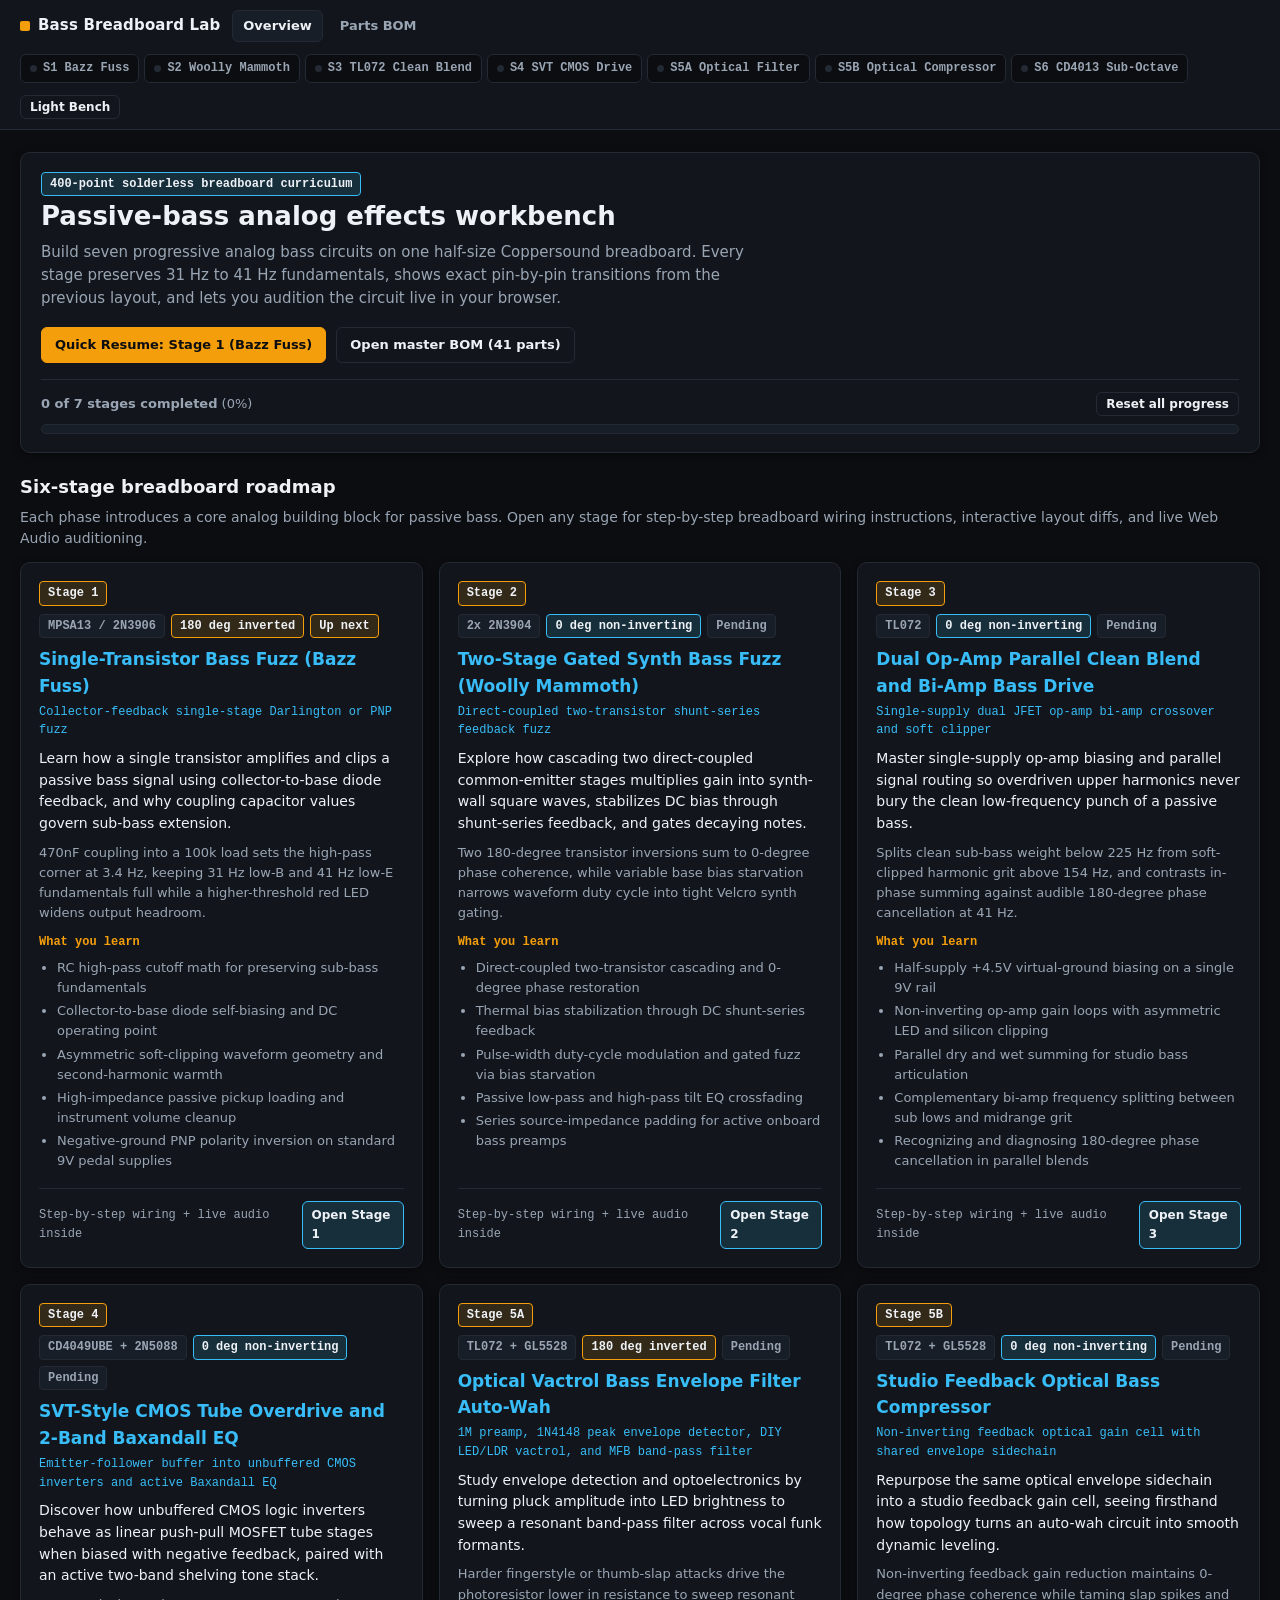
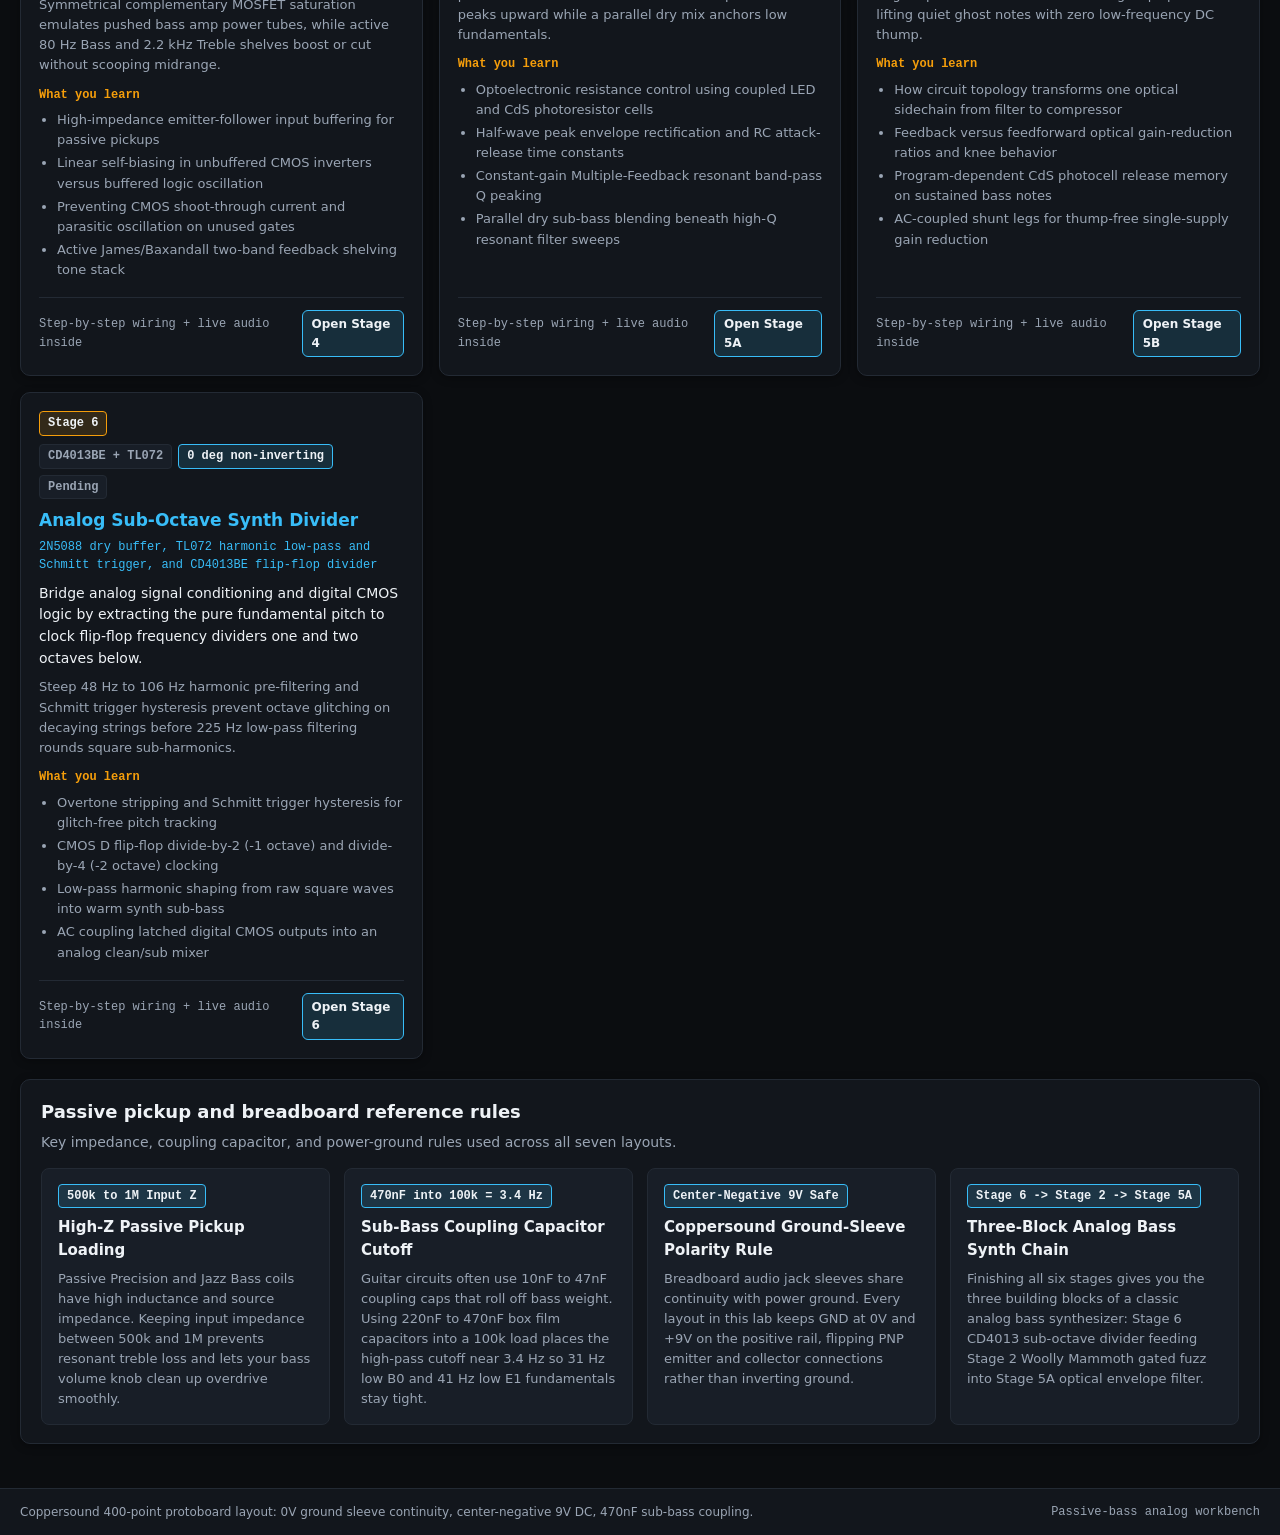
<file: site/index.html>
<!doctype html>
<html lang="en" data-theme="dark">
<head>
  <meta charset="utf-8">
  <meta name="viewport" content="width=device-width, initial-scale=1">
  <title>Bass Breadboard Lab</title>
  <meta name="description" content="Interactive 400-point passive-bass analog pedal breadboard curriculum with pin-by-pin netlist diffs and Web Audio circuit audition.">
  <link rel="stylesheet" href="./css/workbench.css">
</head>
<body>
  <div id="app-root"></div>
  <script type="module" src="./js/app.js"></script>
</body>
</html>
</file>
<file: site/css/workbench.css>
html[data-theme="dark"] {
  --bg-canvas: #0b0d10;
  --bg-surface: #12161c;
  --bg-elevated: #181e27;
  --border-hairline: #232a34;
  --text-primary: #eef2f6;
  --text-secondary: #9aa5b4;
  --accent-amber: #f59e0b;
  --accent-cyan: #38bdf8;
  --accent-green: #22c55e;
  --accent-danger: #ef4444;
  --bg-subtle-amber: rgba(245, 158, 11, 0.14);
  --bg-subtle-cyan: rgba(56, 189, 248, 0.14);
  --bg-subtle-green: rgba(34, 197, 94, 0.14);
  --bg-subtle-danger: rgba(239, 68, 68, 0.14);
  --shadow-panel: 0 2px 8px rgba(0, 0, 0, 0.34);
  --font-sans: system-ui, -apple-system, BlinkMacSystemFont, "Segoe UI", Roboto, sans-serif;
  --font-mono: ui-monospace, SFMono-Regular, Menlo, Monaco, Consolas, "Liberation Mono", monospace;
  color-scheme: dark;
}

html[data-theme="light"] {
  --bg-canvas: #f6f8fa;
  --bg-surface: #ffffff;
  --bg-elevated: #eef2f6;
  --border-hairline: #d0d7de;
  --text-primary: #0f172a;
  --text-secondary: #475569;
  --accent-amber: #d97706;
  --accent-cyan: #0284c7;
  --accent-green: #16a34a;
  --accent-danger: #dc2626;
  --bg-subtle-amber: rgba(217, 119, 6, 0.12);
  --bg-subtle-cyan: rgba(2, 132, 199, 0.11);
  --bg-subtle-green: rgba(22, 163, 74, 0.12);
  --bg-subtle-danger: rgba(220, 38, 38, 0.11);
  --shadow-panel: 0 1px 4px rgba(15, 23, 42, 0.06);
  --font-sans: system-ui, -apple-system, BlinkMacSystemFont, "Segoe UI", Roboto, sans-serif;
  --font-mono: ui-monospace, SFMono-Regular, Menlo, Monaco, Consolas, "Liberation Mono", monospace;
  color-scheme: light;
}

*,
*::before,
*::after {
  box-sizing: border-box;
}

html,
body {
  margin: 0;
  padding: 0;
  background-color: var(--bg-canvas);
  color: var(--text-primary);
  font-family: var(--font-sans);
  font-size: 15px;
  line-height: 1.55;
  -webkit-font-smoothing: antialiased;
}

a {
  color: var(--accent-cyan);
  text-decoration: none;
}

a:hover {
  text-decoration: underline;
}

button,
input,
select,
textarea {
  font-family: inherit;
  font-size: 14px;
  color: inherit;
}

:focus-visible {
  outline: 2px solid var(--accent-cyan);
  outline-offset: 2px;
}

[hidden] {
  display: none !important;
}

.mono {
  font-family: var(--font-mono);
}

/* Workbench shell and persistent top bar */

.workbench-shell {
  min-height: 100vh;
  display: flex;
  flex-direction: column;
}

.workbench-header {
  position: sticky;
  top: 0;
  z-index: 30;
  background-color: var(--bg-surface);
  border-bottom: 1px solid var(--border-hairline);
}

.header-inner {
  max-width: 1440px;
  margin: 0 auto;
  padding: 10px 20px;
  display: flex;
  flex-wrap: wrap;
  align-items: center;
  justify-content: space-between;
  gap: 12px;
}

.header-left {
  display: flex;
  flex-wrap: wrap;
  align-items: center;
  gap: 12px;
}

.brand-link {
  display: inline-flex;
  align-items: center;
  gap: 8px;
  font-weight: 700;
  font-size: 15px;
  color: var(--text-primary);
  letter-spacing: 0.01em;
}

.brand-link:hover {
  text-decoration: none;
  color: var(--accent-amber);
}

.brand-mark {
  display: inline-block;
  width: 10px;
  height: 10px;
  border-radius: 2px;
  background-color: var(--accent-amber);
}

.nav-group {
  display: inline-flex;
  align-items: center;
  gap: 6px;
}

.nav-link {
  display: inline-flex;
  align-items: center;
  padding: 5px 10px;
  border-radius: 6px;
  border: 1px solid transparent;
  color: var(--text-secondary);
  font-size: 13px;
  font-weight: 600;
}

.nav-link:hover {
  text-decoration: none;
  color: var(--text-primary);
  background-color: var(--bg-elevated);
}

.nav-link.is-active {
  color: var(--text-primary);
  background-color: var(--bg-elevated);
  border-color: var(--border-hairline);
}

.stage-pills {
  display: flex;
  flex-wrap: wrap;
  align-items: center;
  gap: 5px;
}

.stage-pill {
  display: inline-flex;
  align-items: center;
  gap: 6px;
  padding: 4px 9px;
  border-radius: 6px;
  border: 1px solid var(--border-hairline);
  background-color: var(--bg-canvas);
  color: var(--text-secondary);
  font-family: var(--font-mono);
  font-size: 12px;
  font-weight: 600;
}

.stage-pill:hover {
  text-decoration: none;
  color: var(--text-primary);
  border-color: var(--accent-cyan);
}

.stage-pill.is-active {
  background-color: var(--bg-subtle-amber);
  border-color: var(--accent-amber);
  color: var(--text-primary);
}

.status-dot {
  width: 7px;
  height: 7px;
  border-radius: 50%;
  background-color: var(--border-hairline);
  flex-shrink: 0;
}

.status-dot.is-complete {
  background-color: var(--accent-green);
}

.header-actions {
  display: inline-flex;
  align-items: center;
  gap: 8px;
}

.workbench-main {
  flex: 1;
  width: 100%;
  max-width: 1440px;
  margin: 0 auto;
  padding: 22px 20px 44px;
}

.workbench-footer {
  border-top: 1px solid var(--border-hairline);
  background-color: var(--bg-surface);
  padding: 14px 20px;
  color: var(--text-secondary);
  font-size: 12px;
}

.footer-inner {
  max-width: 1440px;
  margin: 0 auto;
  display: flex;
  flex-wrap: wrap;
  justify-content: space-between;
  gap: 10px;
}

/* Buttons and badges */

.btn {
  display: inline-flex;
  align-items: center;
  justify-content: center;
  gap: 6px;
  padding: 7px 13px;
  border-radius: 6px;
  border: 1px solid var(--border-hairline);
  background-color: var(--bg-elevated);
  color: var(--text-primary);
  font-size: 13px;
  font-weight: 600;
  cursor: pointer;
  text-decoration: none;
  transition: background-color 120ms ease, border-color 120ms ease;
}

.btn:hover:not(:disabled) {
  text-decoration: none;
  border-color: var(--text-secondary);
}

.btn:disabled {
  opacity: 0.5;
  cursor: not-allowed;
}

.btn-primary {
  background-color: var(--accent-amber);
  border-color: var(--accent-amber);
  color: #0b0d10;
}

.btn-primary:hover:not(:disabled) {
  border-color: var(--text-primary);
}

.btn-cyan {
  background-color: var(--bg-subtle-cyan);
  border-color: var(--accent-cyan);
  color: var(--text-primary);
}

.btn-green {
  background-color: var(--bg-subtle-green);
  border-color: var(--accent-green);
  color: var(--text-primary);
}

.btn-danger,
.btn-stop-audio {
  background-color: var(--bg-subtle-danger);
  border-color: var(--accent-danger);
  color: var(--text-primary);
}

.btn-ghost {
  background-color: transparent;
}

.btn-toggle.is-active {
  background-color: var(--bg-subtle-amber);
  border-color: var(--accent-amber);
  color: var(--text-primary);
}

.btn-sm {
  padding: 4px 9px;
  font-size: 12px;
}

.badge {
  display: inline-flex;
  align-items: center;
  padding: 2px 8px;
  border-radius: 4px;
  border: 1px solid var(--border-hairline);
  background-color: var(--bg-elevated);
  color: var(--text-secondary);
  font-family: var(--font-mono);
  font-size: 12px;
  font-weight: 600;
  white-space: nowrap;
}

.badge-amber {
  background-color: var(--bg-subtle-amber);
  border-color: var(--accent-amber);
  color: var(--text-primary);
}

.badge-cyan {
  background-color: var(--bg-subtle-cyan);
  border-color: var(--accent-cyan);
  color: var(--text-primary);
}

.badge-green {
  background-color: var(--bg-subtle-green);
  border-color: var(--accent-green);
  color: var(--text-primary);
}

.badge-danger {
  background-color: var(--bg-subtle-danger);
  border-color: var(--accent-danger);
  color: var(--text-primary);
}

/* Panels and headings */

.panel {
  background-color: var(--bg-surface);
  border: 1px solid var(--border-hairline);
  border-radius: 10px;
  padding: 18px 20px;
  box-shadow: var(--shadow-panel);
}

.view-stack {
  display: flex;
  flex-direction: column;
  gap: 20px;
}

.section-heading {
  margin: 0 0 6px;
  font-size: 18px;
  font-weight: 700;
  color: var(--text-primary);
}

.section-subtext {
  margin: 0;
  color: var(--text-secondary);
  font-size: 14px;
}

/* Home view */

.hero-panel {
  display: flex;
  flex-direction: column;
  gap: 16px;
}

.hero-top {
  display: flex;
  flex-wrap: wrap;
  justify-content: space-between;
  align-items: flex-start;
  gap: 16px;
}

.hero-title {
  margin: 4px 0 8px;
  font-size: 26px;
  line-height: 1.25;
  font-weight: 700;
}

.hero-lead {
  margin: 0;
  max-width: 78ch;
  color: var(--text-secondary);
  font-size: 15px;
}

.hero-cta-group {
  display: flex;
  flex-wrap: wrap;
  align-items: center;
  gap: 10px;
}

.progress-row {
  display: flex;
  flex-direction: column;
  gap: 8px;
  padding-top: 12px;
  border-top: 1px solid var(--border-hairline);
}

.progress-meta {
  display: flex;
  flex-wrap: wrap;
  justify-content: space-between;
  align-items: center;
  gap: 10px;
  font-size: 13px;
  color: var(--text-secondary);
}

.progress-bar-track {
  width: 100%;
  height: 10px;
  border-radius: 5px;
  background-color: var(--bg-elevated);
  border: 1px solid var(--border-hairline);
  overflow: hidden;
}

.progress-bar-fill {
  height: 100%;
  background-color: var(--accent-green);
  transition: width 160ms ease;
}

.reset-inline {
  display: inline-flex;
  align-items: center;
  gap: 8px;
}

.roadmap-grid {
  display: grid;
  grid-template-columns: repeat(auto-fill, minmax(360px, 1fr));
  gap: 16px;
}

.stage-card {
  display: flex;
  flex-direction: column;
  justify-content: space-between;
  gap: 14px;
  background-color: var(--bg-surface);
  border: 1px solid var(--border-hairline);
  border-radius: 10px;
  padding: 18px;
  box-shadow: var(--shadow-panel);
}

.stage-card.is-complete {
  border-color: var(--accent-green);
}

.stage-card-header {
  display: flex;
  flex-wrap: wrap;
  justify-content: space-between;
  align-items: center;
  gap: 8px;
}

.stage-card-badges {
  display: flex;
  flex-wrap: wrap;
  gap: 6px;
}

.stage-card-title {
  margin: 8px 0 4px;
  font-size: 17px;
  font-weight: 700;
}

.stage-card-topology {
  margin: 0 0 8px;
  font-family: var(--font-mono);
  font-size: 12px;
  color: var(--accent-cyan);
}

.stage-card-summary {
  margin: 0 0 8px;
  font-size: 14px;
  color: var(--text-primary);
}

.stage-card-focus {
  margin: 0 0 10px;
  font-size: 13px;
  color: var(--text-secondary);
}

.stage-card-learn-heading {
  margin: 0 0 6px;
  font-family: var(--font-mono);
  font-size: 12px;
  font-weight: 700;
  color: var(--accent-amber);
}

.learning-list {
  margin: 0;
  padding-left: 18px;
  color: var(--text-secondary);
  font-size: 13px;
}

.learning-list li {
  margin-bottom: 3px;
}

.stage-card-footer {
  display: flex;
  justify-content: space-between;
  align-items: center;
  gap: 10px;
  padding-top: 12px;
  border-top: 1px solid var(--border-hairline);
}

.primer-grid {
  display: grid;
  grid-template-columns: repeat(auto-fit, minmax(280px, 1fr));
  gap: 14px;
  margin-top: 14px;
}

.primer-card {
  background-color: var(--bg-elevated);
  border: 1px solid var(--border-hairline);
  border-radius: 8px;
  padding: 14px 16px;
}

.primer-card h3 {
  margin: 8px 0 6px;
  font-size: 15px;
}

.primer-card p {
  margin: 0;
  font-size: 13px;
  color: var(--text-secondary);
}

/* BOM view */

.bom-header-top {
  display: flex;
  flex-wrap: wrap;
  justify-content: space-between;
  align-items: flex-start;
  gap: 14px;
}

.bom-export-bar {
  display: flex;
  flex-wrap: wrap;
  align-items: center;
  gap: 8px;
}

.copy-status-pill {
  font-size: 12px;
  font-family: var(--font-mono);
  padding: 4px 10px;
  border-radius: 4px;
  background-color: var(--bg-subtle-green);
  border: 1px solid var(--accent-green);
  color: var(--text-primary);
}

.bom-toolbar {
  display: flex;
  flex-wrap: wrap;
  align-items: center;
  gap: 14px;
  margin-top: 14px;
  padding-top: 14px;
  border-top: 1px solid var(--border-hairline);
}

.filter-field {
  display: inline-flex;
  align-items: center;
  gap: 8px;
  font-size: 13px;
  color: var(--text-secondary);
}

.filter-select {
  padding: 6px 10px;
  border-radius: 6px;
  border: 1px solid var(--border-hairline);
  background-color: var(--bg-elevated);
  color: var(--text-primary);
  font-size: 13px;
}

.checkbox-label {
  display: inline-flex;
  align-items: center;
  gap: 7px;
  font-size: 13px;
  cursor: pointer;
  color: var(--text-primary);
}

.category-summary-grid {
  display: grid;
  grid-template-columns: repeat(auto-fit, minmax(230px, 1fr));
  gap: 12px;
}

.category-card {
  background-color: var(--bg-surface);
  border: 1px solid var(--border-hairline);
  border-radius: 8px;
  padding: 12px 14px;
  display: flex;
  flex-direction: column;
  justify-content: space-between;
  gap: 10px;
}

.category-card-title {
  margin: 0;
  font-size: 14px;
  font-weight: 700;
}

.category-card-desc {
  margin: 4px 0 0;
  font-size: 12px;
  color: var(--text-secondary);
}

.category-card-actions {
  display: flex;
  justify-content: space-between;
  align-items: center;
  gap: 8px;
}

.bom-table-wrap {
  overflow-x: auto;
  background-color: var(--bg-surface);
  border: 1px solid var(--border-hairline);
  border-radius: 10px;
}

.bom-table {
  width: 100%;
  border-collapse: collapse;
  font-size: 13px;
}

.bom-table th,
.bom-table td {
  padding: 10px 12px;
  text-align: left;
  border-bottom: 1px solid var(--border-hairline);
  vertical-align: top;
}

.bom-table th {
  background-color: var(--bg-elevated);
  color: var(--text-secondary);
  font-weight: 700;
  font-size: 12px;
  white-space: nowrap;
}

.bom-table tr.is-owned td {
  color: var(--text-secondary);
}

.bom-export-drawer {
  margin-top: 12px;
  padding: 12px;
  border-radius: 8px;
  border: 1px solid var(--accent-amber);
  background-color: var(--bg-elevated);
}

.bom-export-drawer-header {
  display: flex;
  justify-content: space-between;
  align-items: center;
  margin-bottom: 8px;
  font-size: 13px;
  font-weight: 600;
}

.bom-export-textarea {
  width: 100%;
  font-family: var(--font-mono);
  font-size: 12px;
  padding: 8px;
  border-radius: 6px;
  border: 1px solid var(--border-hairline);
  background-color: var(--bg-canvas);
  color: var(--text-primary);
}

/* Stage view */

.stage-header-top {
  display: flex;
  flex-wrap: wrap;
  justify-content: space-between;
  align-items: flex-start;
  gap: 14px;
}

.stage-title {
  margin: 6px 0 4px;
  font-size: 24px;
  line-height: 1.25;
}

.stage-subtitle {
  margin: 0 0 8px;
  color: var(--accent-cyan);
  font-family: var(--font-mono);
  font-size: 13px;
}

.stage-summary {
  margin: 0;
  max-width: 82ch;
  color: var(--text-secondary);
  font-size: 14px;
}

.stage-actions-col {
  display: flex;
  flex-wrap: wrap;
  align-items: center;
  gap: 8px;
}

.variant-panel {
  display: flex;
  flex-direction: column;
  gap: 14px;
}

.variant-row {
  display: flex;
  flex-wrap: wrap;
  align-items: center;
  justify-content: space-between;
  gap: 14px;
}

.variant-group {
  display: flex;
  flex-wrap: wrap;
  align-items: center;
  gap: 8px;
}

.variant-label {
  font-size: 12px;
  font-weight: 700;
  color: var(--text-secondary);
  font-family: var(--font-mono);
  margin-right: 4px;
}

.variant-btn {
  display: inline-flex;
  align-items: center;
  gap: 6px;
  padding: 6px 11px;
  border-radius: 6px;
  border: 1px solid var(--border-hairline);
  background-color: var(--bg-elevated);
  color: var(--text-primary);
  font-size: 13px;
  font-weight: 600;
  cursor: pointer;
}

.variant-btn:hover {
  border-color: var(--accent-cyan);
}

.variant-btn.is-active {
  background-color: var(--bg-subtle-amber);
  border-color: var(--accent-amber);
}

.diff-control-box {
  display: inline-flex;
  flex-wrap: wrap;
  align-items: center;
  gap: 8px;
}

.diff-baseline-note {
  font-size: 12px;
  color: var(--text-secondary);
  font-family: var(--font-mono);
}

.preset-callout {
  background-color: var(--bg-elevated);
  border: 1px solid var(--border-hairline);
  border-radius: 8px;
  padding: 12px 14px;
}

.preset-callout h3 {
  margin: 0 0 4px;
  font-size: 14px;
  color: var(--accent-amber);
}

.preset-callout p {
  margin: 0;
  font-size: 13px;
  color: var(--text-secondary);
}

.voltage-grid {
  display: grid;
  grid-template-columns: repeat(auto-fit, minmax(200px, 1fr));
  gap: 8px;
  margin-top: 10px;
}

.voltage-item {
  padding: 7px 10px;
  border-radius: 6px;
  background-color: var(--bg-surface);
  border: 1px solid var(--border-hairline);
  font-size: 12px;
}

.voltage-pin {
  font-family: var(--font-mono);
  font-weight: 700;
  color: var(--text-primary);
}

.voltage-val {
  font-family: var(--font-mono);
  color: var(--accent-cyan);
}

.voltage-note {
  margin-top: 8px;
  font-size: 12px;
  color: var(--text-secondary);
}

/* Breadboard and Inspector 2-column bench */

.workbench-grid {
  display: grid;
  grid-template-columns: minmax(0, 1.75fr) minmax(320px, 0.95fr);
  gap: 16px;
  align-items: start;
}

@media (max-width: 1120px) {
  .workbench-grid {
    grid-template-columns: 1fr;
  }
}

.breadboard-card {
  padding: 14px;
}

.breadboard-toolbar {
  display: flex;
  flex-wrap: wrap;
  justify-content: space-between;
  align-items: center;
  gap: 8px;
  margin-bottom: 10px;
  font-size: 12px;
  color: var(--text-secondary);
}

.breadboard-frame {
  width: 100%;
  overflow-x: auto;
  border-radius: 8px;
  border: 1px solid var(--border-hairline);
  background-color: var(--bg-canvas);
}

.bb-svg {
  width: 100%;
  min-width: 720px;
  height: auto;
  display: block;
}

.bb-part,
.bb-hole,
.bb-header-socket {
  cursor: pointer;
}

.side-stack {
  display: flex;
  flex-direction: column;
  gap: 16px;
}

.inspector-card h3,
.transition-card h3 {
  margin: 0 0 8px;
  font-size: 15px;
}

.inspector-kv {
  display: grid;
  grid-template-columns: auto 1fr;
  gap: 6px 12px;
  margin: 10px 0;
  font-size: 13px;
}

.inspector-kv dt {
  color: var(--text-secondary);
  font-family: var(--font-mono);
  font-size: 12px;
}

.inspector-kv dd {
  margin: 0;
  color: var(--text-primary);
}

.pin-chip-list {
  display: flex;
  flex-wrap: wrap;
  gap: 5px;
}

.pin-chip {
  padding: 2px 7px;
  border-radius: 4px;
  background-color: var(--bg-elevated);
  border: 1px solid var(--border-hairline);
  font-family: var(--font-mono);
  font-size: 12px;
}

.inspector-notes {
  margin: 10px 0 0;
  padding-top: 10px;
  border-top: 1px solid var(--border-hairline);
  font-size: 13px;
  color: var(--text-secondary);
}

/* Transition checklist */

.transition-steps {
  display: flex;
  flex-direction: column;
  gap: 12px;
  margin-top: 10px;
}

.transition-step {
  border-radius: 8px;
  border: 1px solid var(--border-hairline);
  background-color: var(--bg-elevated);
  padding: 10px 12px;
}

.transition-step.step-removed {
  border-left: 3px solid var(--accent-danger);
}

.transition-step.step-modified {
  border-left: 3px solid var(--accent-amber);
}

.transition-step.step-added {
  border-left: 3px solid var(--accent-green);
}

.transition-step h4 {
  margin: 0 0 6px;
  font-size: 13px;
}

.transition-list {
  margin: 0;
  padding-left: 18px;
  font-size: 12px;
  color: var(--text-secondary);
}

.transition-list li {
  margin-bottom: 5px;
}

.transition-part-btn {
  background: none;
  border: none;
  padding: 0;
  color: var(--accent-cyan);
  font-family: var(--font-mono);
  font-size: 12px;
  font-weight: 700;
  cursor: pointer;
}

.transition-part-btn:hover {
  text-decoration: underline;
}

/* Web Audio audition studio */

.studio-header {
  display: flex;
  flex-wrap: wrap;
  justify-content: space-between;
  align-items: center;
  gap: 10px;
  margin-bottom: 10px;
}

.telemetry-badge {
  font-family: var(--font-mono);
  font-size: 12px;
  font-weight: 600;
  padding: 4px 10px;
  border-radius: 6px;
  background-color: var(--bg-elevated);
  border: 1px solid var(--accent-cyan);
  color: var(--accent-cyan);
}

.studio-hint {
  margin: 0 0 14px;
  font-size: 13px;
  color: var(--text-secondary);
}

.studio-grid {
  display: grid;
  grid-template-columns: minmax(0, 1.15fr) minmax(300px, 0.85fr);
  gap: 18px;
  align-items: start;
}

@media (max-width: 960px) {
  .studio-grid {
    grid-template-columns: 1fr;
  }
}

.studio-controls {
  display: flex;
  flex-direction: column;
  gap: 12px;
}

.studio-transport,
.riff-buttons {
  display: flex;
  flex-wrap: wrap;
  gap: 8px;
}

.knob-grid {
  display: grid;
  grid-template-columns: repeat(auto-fit, minmax(190px, 1fr));
  gap: 10px;
}

.knob-card {
  background-color: var(--bg-elevated);
  border: 1px solid var(--border-hairline);
  border-radius: 8px;
  padding: 10px 12px;
}

.knob-label-row {
  display: flex;
  justify-content: space-between;
  align-items: center;
  gap: 8px;
  margin-bottom: 6px;
  font-size: 12px;
}

.knob-readout {
  font-family: var(--font-mono);
  font-size: 12px;
  font-weight: 700;
  color: var(--accent-amber);
}

.knob-slider {
  width: 100%;
  accent-color: var(--accent-amber);
  cursor: pointer;
}

.scope-wrap {
  border-radius: 8px;
  border: 1px solid var(--border-hairline);
  background-color: var(--bg-canvas);
  padding: 8px;
}

.scope-canvas {
  width: 100%;
  height: auto;
  display: block;
  border-radius: 4px;
}

.scope-caption {
  margin-top: 6px;
  display: flex;
  justify-content: space-between;
  font-family: var(--font-mono);
  font-size: 12px;
  color: var(--text-secondary);
}

/* Step-by-step breadboard wiring and checklist */

.wiring-header {
  display: flex;
  flex-wrap: wrap;
  justify-content: space-between;
  align-items: center;
  gap: 10px;
  margin-bottom: 12px;
}

.wiring-step-filter-bar {
  display: flex;
  flex-wrap: wrap;
  align-items: center;
  gap: 8px;
  margin-bottom: 14px;
  padding-bottom: 12px;
  border-bottom: 1px solid var(--border-hairline);
}

.wiring-steps-stack {
  display: flex;
  flex-direction: column;
  gap: 14px;
}

.wiring-step-card {
  border-radius: 9px;
  border: 1px solid var(--border-hairline);
  background-color: var(--bg-canvas);
  padding: 14px 16px;
}

.wiring-step-card.is-focused {
  border-color: var(--accent-cyan);
  box-shadow: 0 0 0 1px var(--accent-cyan);
}

.wiring-step-card.is-complete {
  border-color: var(--accent-green);
}

.wiring-step-top {
  display: flex;
  flex-wrap: wrap;
  justify-content: space-between;
  align-items: flex-start;
  gap: 10px;
}

.wiring-step-badges {
  display: flex;
  flex-wrap: wrap;
  align-items: center;
  gap: 6px;
  margin-bottom: 6px;
}

.wiring-step-title {
  margin: 0 0 4px;
  font-size: 16px;
  color: var(--text-primary);
}

.wiring-step-goal {
  margin: 0;
  font-size: 13px;
  color: var(--text-secondary);
}

.wiring-step-instructions {
  margin: 10px 0 10px;
  padding-left: 20px;
  font-size: 13px;
  color: var(--text-primary);
}

.wiring-step-instructions li {
  margin-bottom: 5px;
}

.wiring-step-check {
  margin: 0 0 12px;
  padding: 7px 10px;
  border-radius: 6px;
  border-left: 3px solid var(--accent-amber);
  background-color: var(--bg-elevated);
  font-size: 12px;
  color: var(--text-secondary);
}

.wiring-grid {
  display: grid;
  grid-template-columns: repeat(auto-fill, minmax(320px, 1fr));
  gap: 8px;
}

.wiring-item {
  display: flex;
  align-items: flex-start;
  gap: 10px;
  padding: 9px 11px;
  border-radius: 7px;
  border: 1px solid var(--border-hairline);
  background-color: var(--bg-elevated);
  font-size: 13px;
}

.wiring-item.is-checked {
  border-color: var(--accent-green);
  opacity: 0.82;
}

.wiring-item.is-selected {
  border-color: var(--accent-cyan);
}

.wiring-item-body {
  flex: 1;
  min-width: 0;
}

.wiring-item-top {
  display: flex;
  flex-wrap: wrap;
  justify-content: space-between;
  align-items: center;
  gap: 6px;
}

.wiring-item-pins {
  font-family: var(--font-mono);
  font-size: 12px;
  color: var(--accent-cyan);
  margin-top: 2px;
}

.wiring-item-role {
  font-size: 12px;
  color: var(--text-secondary);
  margin-top: 3px;
}

/* Theory notes */

.theory-grid {
  display: grid;
  grid-template-columns: repeat(auto-fit, minmax(280px, 1fr));
  gap: 14px;
  margin-top: 12px;
}

.theory-card {
  background-color: var(--bg-elevated);
  border: 1px solid var(--border-hairline);
  border-radius: 8px;
  padding: 14px 16px;
}

.theory-card h3 {
  margin: 0 0 6px;
  font-size: 15px;
  color: var(--text-primary);
}

.theory-card p {
  margin: 0;
  font-size: 13px;
  color: var(--text-secondary);
}

/* 404 fallback */

.fallback-card {
  max-width: 540px;
  margin: 80px auto;
  text-align: center;
}
</file>
